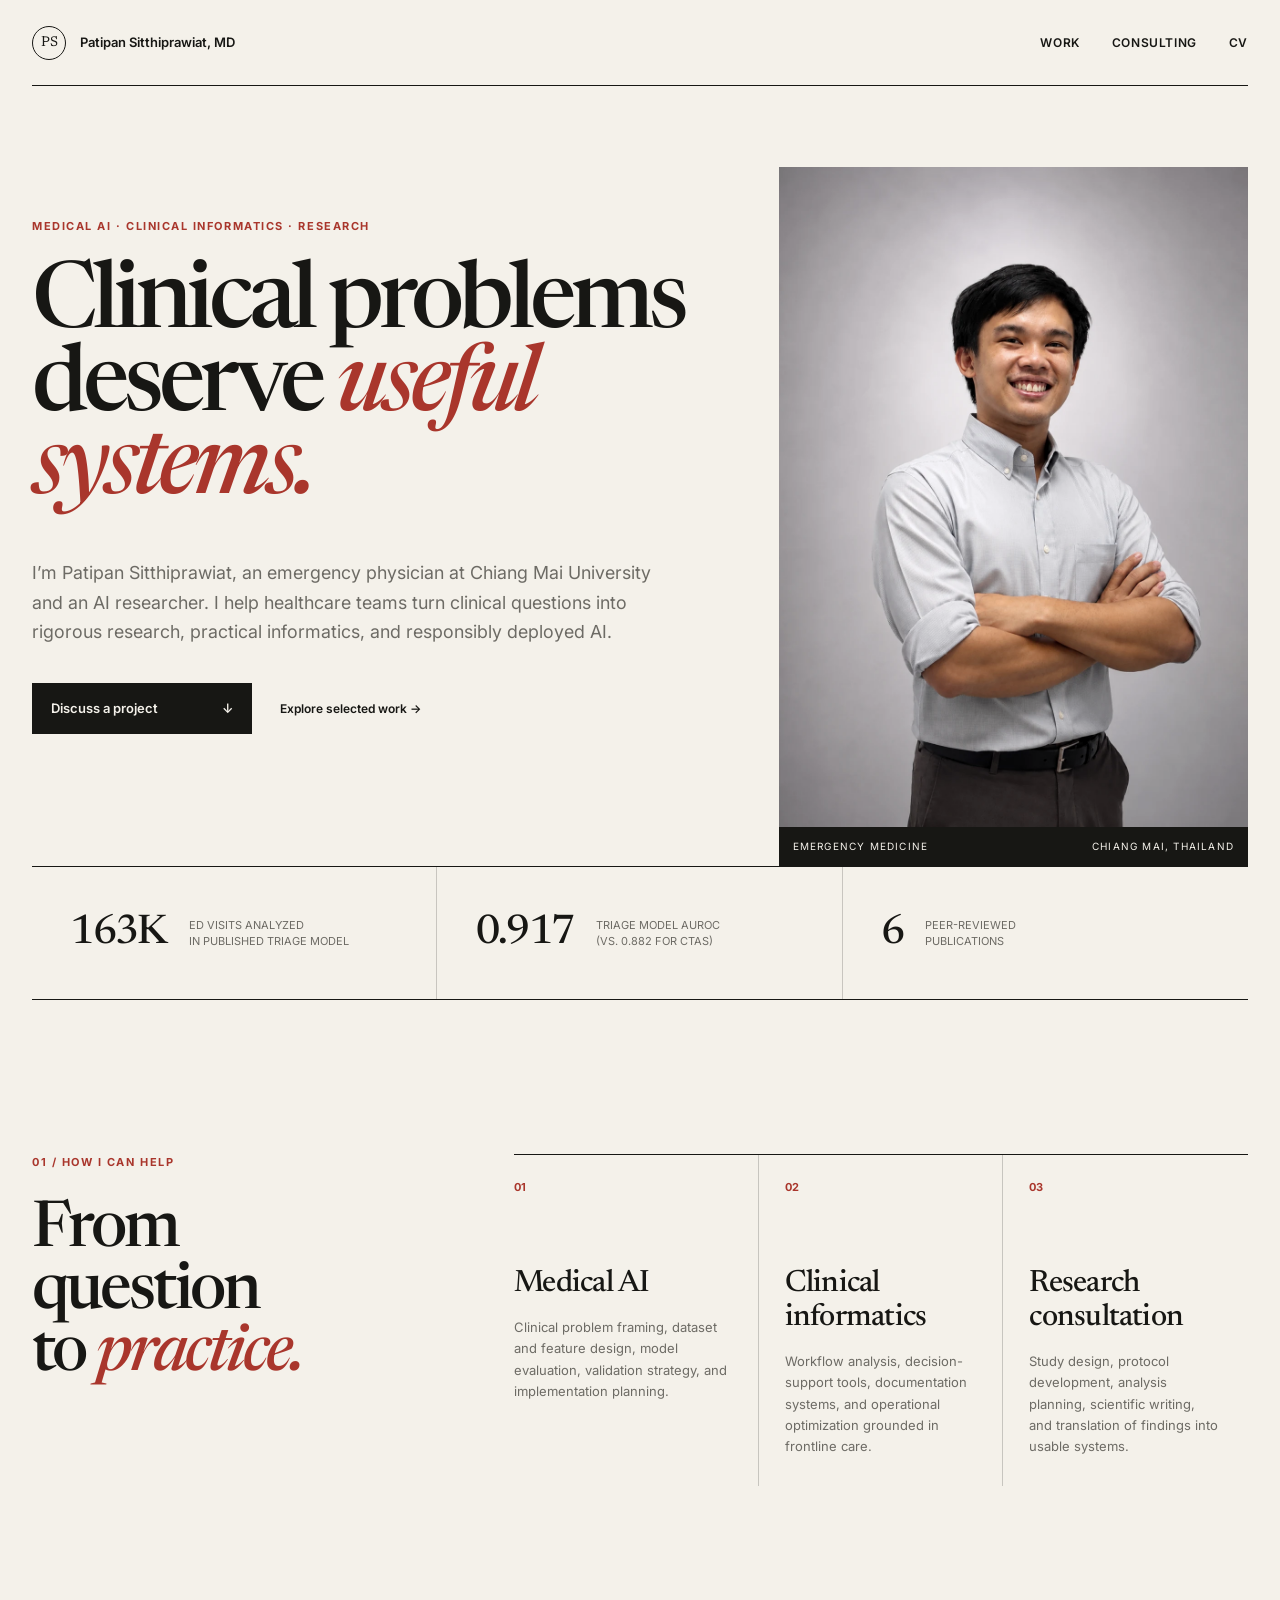
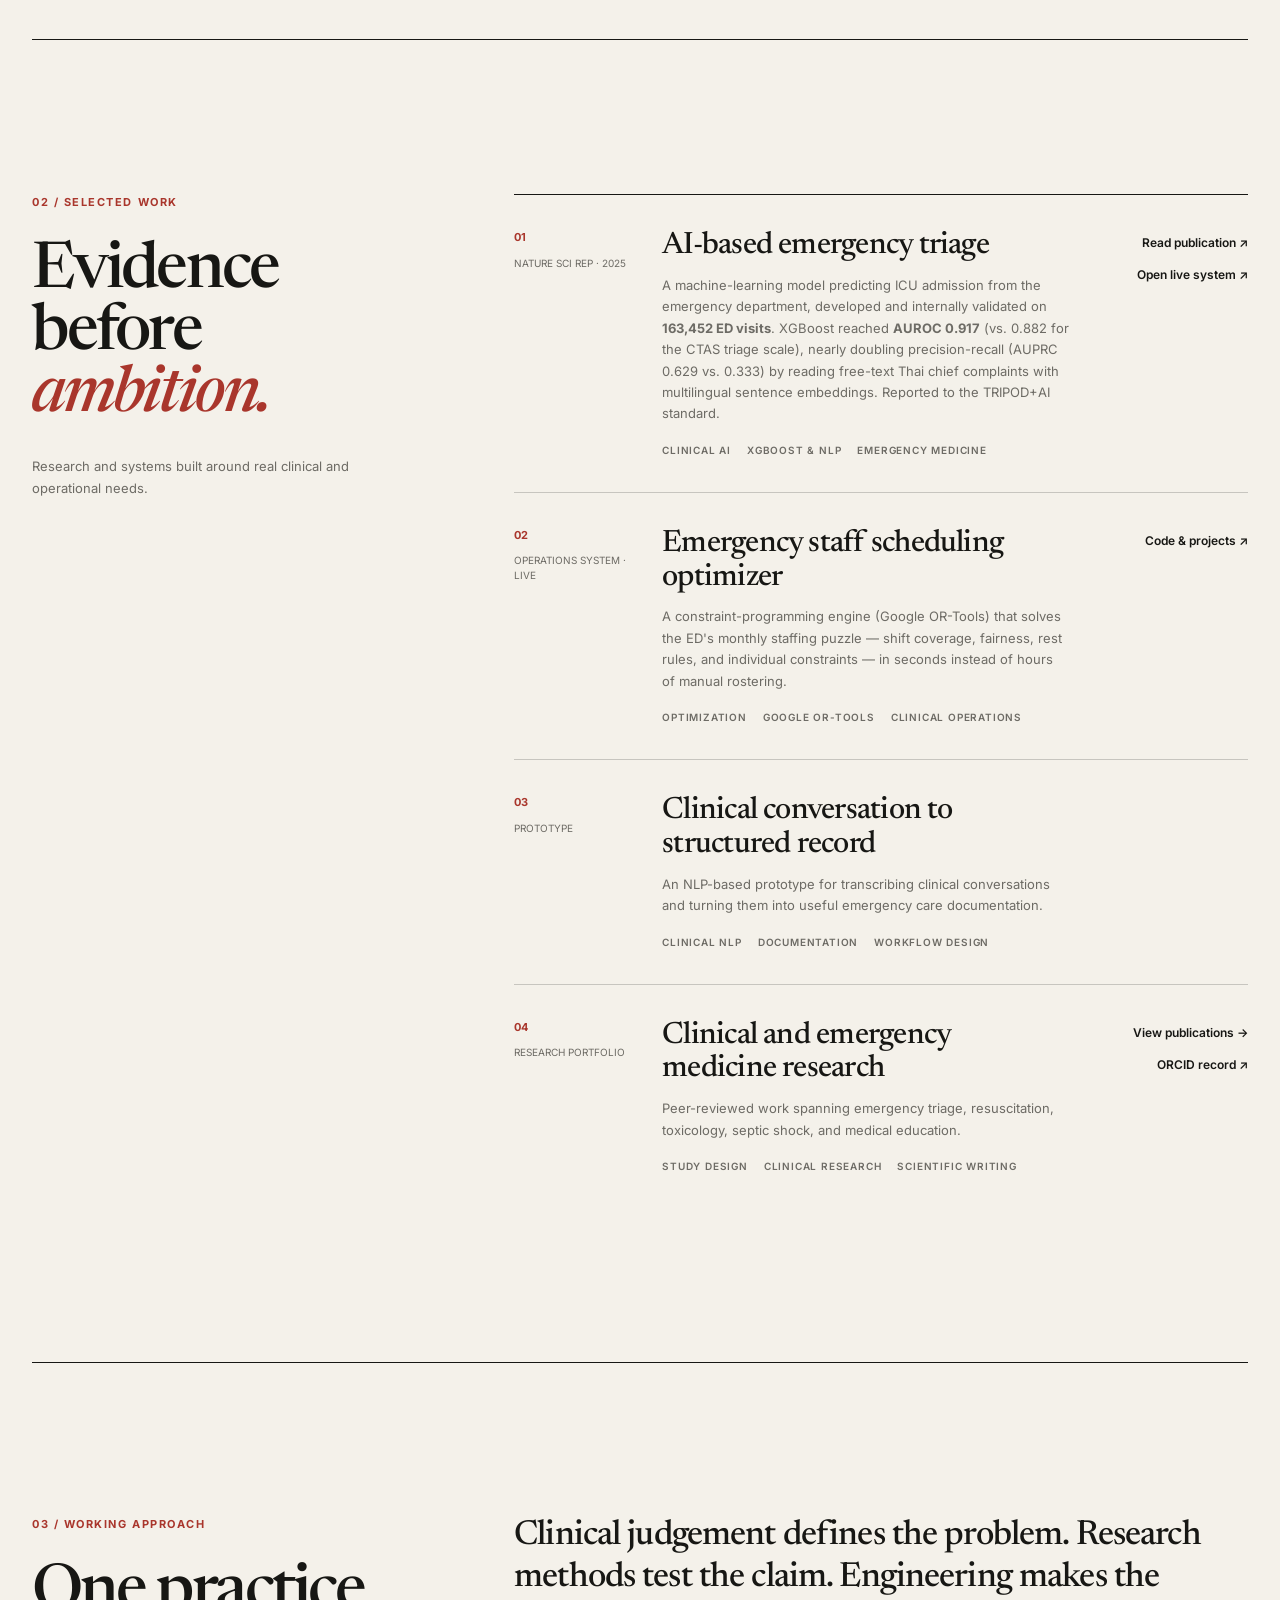
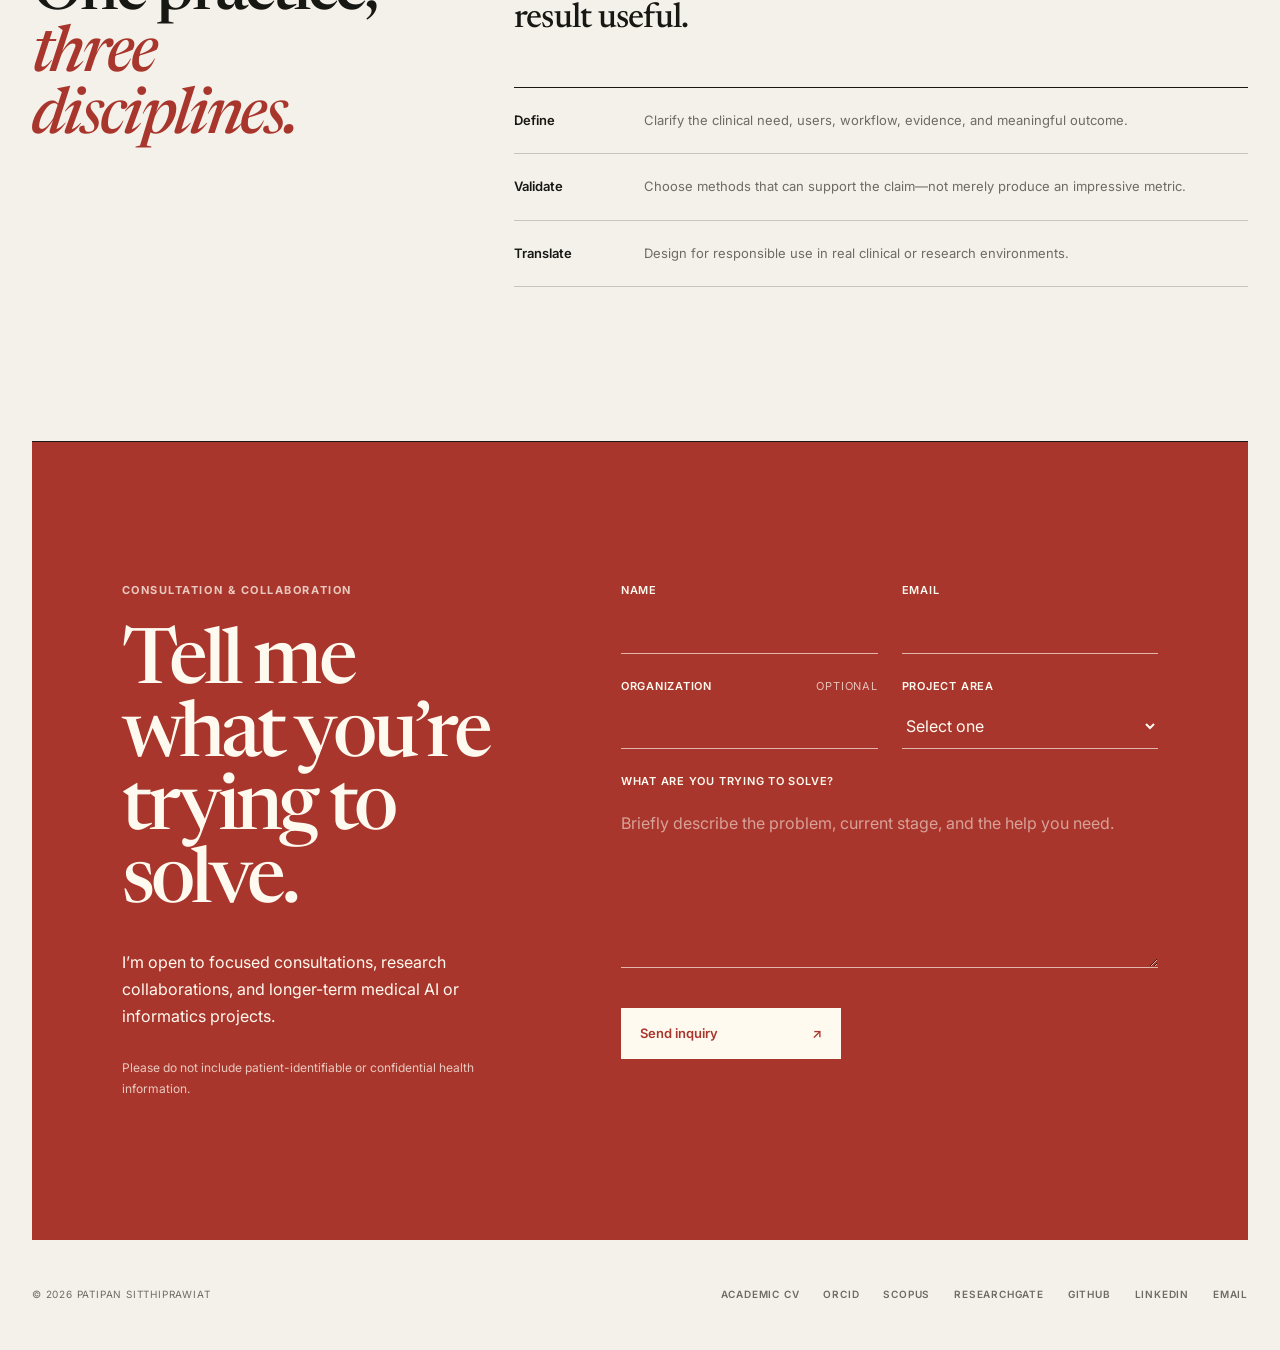
<file: index.html>
<!DOCTYPE html>
<html lang="en">
<head>
    <meta charset="UTF-8">
    <meta name="viewport" content="width=device-width, initial-scale=1.0">
    <meta name="description" content="Patipan Sitthiprawiat, MD — emergency physician and AI researcher at Chiang Mai University. Medical AI, clinical informatics, and research consultation for healthcare teams.">
    <meta name="author" content="Patipan Sitthiprawiat">
    <meta name="theme-color" content="#f4f1ea">
    <link rel="canonical" href="https://spatipan.github.io/">

    <meta property="og:title" content="Patipan Sitthiprawiat, MD — Medical AI &amp; Research Consultant">
    <meta property="og:description" content="Emergency physician and AI researcher. Clinical insight, research methods, and practical AI systems for healthcare teams.">
    <meta property="og:type" content="profile">
    <meta property="og:url" content="https://spatipan.github.io/">
    <meta property="og:image" content="https://spatipan.github.io/assets/images/portrait-studio.webp">
    <meta property="og:image:alt" content="Portrait of Patipan Sitthiprawiat, MD">
    <meta property="og:locale" content="en_US">

    <meta name="twitter:card" content="summary_large_image">
    <meta name="twitter:title" content="Patipan Sitthiprawiat, MD — Medical AI &amp; Research Consultant">
    <meta name="twitter:description" content="Emergency physician and AI researcher. Clinical insight, research methods, and practical AI systems for healthcare teams.">
    <meta name="twitter:image" content="https://spatipan.github.io/assets/images/portrait-studio.webp">

    <title>Patipan Sitthiprawiat, MD — Medical AI &amp; Research Consultant</title>

    <link rel="preconnect" href="https://fonts.googleapis.com">
    <link rel="preconnect" href="https://fonts.gstatic.com" crossorigin>
    <link href="https://fonts.googleapis.com/css2?family=Inter:wght@400;500;600;700&amp;family=Newsreader:opsz,wght@6..72,500;6..72,600&amp;display=swap" rel="stylesheet">
    <link rel="stylesheet" href="assets/css/editorial.css">

    <script type="application/ld+json">
    {
      "@context": "https://schema.org",
      "@type": "Person",
      "name": "Patipan Sitthiprawiat",
      "honorificSuffix": "MD",
      "jobTitle": "Emergency Physician & AI Researcher",
      "url": "https://spatipan.github.io/",
      "image": "https://spatipan.github.io/assets/images/portrait-studio.webp",
      "email": "mailto:patipan.s@cmu.ac.th",
      "worksFor": {
        "@type": "Organization",
        "name": "Department of Emergency Medicine, Faculty of Medicine, Chiang Mai University",
        "url": "https://www.cmu.ac.th/"
      },
      "affiliation": {
        "@type": "CollegeOrUniversity",
        "name": "Chiang Mai University"
      },
      "address": {
        "@type": "PostalAddress",
        "addressLocality": "Chiang Mai",
        "addressCountry": "TH"
      },
      "knowsAbout": [
        "Emergency Medicine",
        "Clinical Machine Learning",
        "Natural Language Processing",
        "Clinical Informatics",
        "Constraint Programming"
      ],
      "identifier": {
        "@type": "PropertyValue",
        "propertyID": "ORCID",
        "value": "0009-0000-2927-4310"
      },
      "sameAs": [
        "https://orcid.org/0009-0000-2927-4310",
        "https://github.com/spatipan",
        "https://www.linkedin.com/in/patipan-sitthiprawiat-14a41a20a/",
        "https://www.scopus.com/authid/detail.uri?authorId=57223017245",
        "https://www.researchgate.net/profile/Patipan-Sitthiprawiat"
      ]
    }
    </script>
</head>
<body>
    <a class="skip-link" href="#main">Skip to content</a>

    <div class="site">
        <header class="site-header">
            <a class="wordmark" href="#main" aria-label="Patipan Sitthiprawiat home">
                <span class="wordmark-mark">PS</span>
                <span>Patipan Sitthiprawiat, MD</span>
            </a>
            <nav class="site-nav" aria-label="Primary navigation">
                <a href="#work">Work</a>
                <a href="#consulting">Consulting</a>
                <a href="cv.html">CV</a>
            </nav>
        </header>

        <main id="main">
            <section class="hero" aria-labelledby="hero-title">
                <div class="hero-copy">
                    <p class="eyebrow">Medical AI · Clinical informatics · Research</p>
                    <h1 id="hero-title">Clinical problems deserve <em>useful systems.</em></h1>
                    <p class="hero-summary">I’m Patipan Sitthiprawiat, an emergency physician at Chiang Mai University and an AI researcher. I help healthcare teams turn clinical questions into rigorous research, practical informatics, and responsibly deployed AI.</p>
                    <div class="hero-actions">
                        <a class="primary-btn" href="#consulting">Discuss a project <span aria-hidden="true">↓</span></a>
                        <a class="text-link" href="#work">Explore selected work <span aria-hidden="true">→</span></a>
                    </div>
                </div>

                <figure class="portrait-frame">
                    <img class="profile-photo" src="assets/images/portrait-studio.webp" alt="Portrait of Patipan Sitthiprawiat" width="1086" height="1448" fetchpriority="high">
                    <figcaption>Emergency Medicine <span>Chiang Mai, Thailand</span></figcaption>
                </figure>
            </section>

            <section class="evidence" aria-label="Professional highlights">
                <div class="evidence-item">
                    <strong>163K</strong>
                    <span>ED visits analyzed<br>in published triage model</span>
                </div>
                <div class="evidence-item">
                    <strong>0.917</strong>
                    <span>Triage model AUROC<br>(vs. 0.882 for CTAS)</span>
                </div>
                <div class="evidence-item">
                    <strong>6</strong>
                    <span>Peer-reviewed<br>publications</span>
                </div>
            </section>

            <section class="section services-section" aria-labelledby="services-title">
                <div class="section-heading">
                    <p class="section-index">01 / How I can help</p>
                    <h2 id="services-title">From question<br>to <em>practice.</em></h2>
                </div>
                <div class="section-body services-grid">
                    <article class="service-card">
                        <p class="service-number">01</p>
                        <h3>Medical AI</h3>
                        <p>Clinical problem framing, dataset and feature design, model evaluation, validation strategy, and implementation planning.</p>
                    </article>
                    <article class="service-card">
                        <p class="service-number">02</p>
                        <h3>Clinical informatics</h3>
                        <p>Workflow analysis, decision-support tools, documentation systems, and operational optimization grounded in frontline care.</p>
                    </article>
                    <article class="service-card">
                        <p class="service-number">03</p>
                        <h3>Research consultation</h3>
                        <p>Study design, protocol development, analysis planning, scientific writing, and translation of findings into usable systems.</p>
                    </article>
                </div>
            </section>

            <section id="work" class="section work-section" aria-labelledby="work-title">
                <div class="section-heading">
                    <p class="section-index">02 / Selected work</p>
                    <h2 id="work-title">Evidence before<br><em>ambition.</em></h2>
                    <p>Research and systems built around real clinical and operational needs.</p>
                </div>
                <div class="section-body projects-list">
                    <article class="project-card project-featured">
                        <div class="project-meta">
                            <p class="project-number">01</p>
                            <p class="project-status">Nature Sci Rep · 2025</p>
                        </div>
                        <div>
                            <h3>AI-based emergency triage</h3>
                            <p>A machine-learning model predicting ICU admission from the emergency department, developed and internally validated on <strong>163,452 ED visits</strong>. XGBoost reached <strong>AUROC 0.917</strong> (vs. 0.882 for the CTAS triage scale), nearly doubling precision-recall (AUPRC 0.629 vs. 0.333) by reading free-text Thai chief complaints with multilingual sentence embeddings. Reported to the TRIPOD+AI standard.</p>
                            <ul class="project-tags" aria-label="Project disciplines">
                                <li>Clinical AI</li><li>XGBoost &amp; NLP</li><li>Emergency medicine</li>
                            </ul>
                        </div>
                        <div class="project-links">
                            <a href="https://doi.org/10.1038/s41598-025-17180-1" target="_blank" rel="noopener">Read publication <span aria-hidden="true">↗</span></a>
                            <a href="https://triage.spatipan.com" target="_blank" rel="noopener">Open live system <span aria-hidden="true">↗</span></a>
                        </div>
                    </article>

                    <article class="project-card">
                        <div class="project-meta">
                            <p class="project-number">02</p>
                            <p class="project-status">Operations system · Live</p>
                        </div>
                        <div>
                            <h3>Emergency staff scheduling optimizer</h3>
                            <p>A constraint-programming engine (Google OR-Tools) that solves the ED's monthly staffing puzzle — shift coverage, fairness, rest rules, and individual constraints — in seconds instead of hours of manual rostering.</p>
                            <ul class="project-tags" aria-label="Project disciplines">
                                <li>Optimization</li><li>Google OR-Tools</li><li>Clinical operations</li>
                            </ul>
                        </div>
                        <div class="project-links">
                            <a href="https://github.com/spatipan" target="_blank" rel="noopener">Code &amp; projects <span aria-hidden="true">↗</span></a>
                        </div>
                    </article>

                    <article class="project-card">
                        <div class="project-meta">
                            <p class="project-number">03</p>
                            <p class="project-status">Prototype</p>
                        </div>
                        <div>
                            <h3>Clinical conversation to structured record</h3>
                            <p>An NLP-based prototype for transcribing clinical conversations and turning them into useful emergency care documentation.</p>
                            <ul class="project-tags" aria-label="Project disciplines">
                                <li>Clinical NLP</li><li>Documentation</li><li>Workflow design</li>
                            </ul>
                        </div>
                    </article>

                    <article class="project-card">
                        <div class="project-meta">
                            <p class="project-number">04</p>
                            <p class="project-status">Research portfolio</p>
                        </div>
                        <div>
                            <h3>Clinical and emergency medicine research</h3>
                            <p>Peer-reviewed work spanning emergency triage, resuscitation, toxicology, septic shock, and medical education.</p>
                            <ul class="project-tags" aria-label="Project disciplines">
                                <li>Study design</li><li>Clinical research</li><li>Scientific writing</li>
                            </ul>
                        </div>
                        <div class="project-links">
                            <a href="cv.html#publications">View publications <span aria-hidden="true">→</span></a>
                            <a href="https://orcid.org/0009-0000-2927-4310" target="_blank" rel="noopener">ORCID record <span aria-hidden="true">↗</span></a>
                        </div>
                    </article>
                </div>
            </section>

            <section class="section approach-section" aria-labelledby="approach-title">
                <div class="section-heading">
                    <p class="section-index">03 / Working approach</p>
                    <h2 id="approach-title">One practice,<br><em>three disciplines.</em></h2>
                </div>
                <div class="section-body">
                    <p class="approach-intro">Clinical judgement defines the problem. Research methods test the claim. Engineering makes the result useful.</p>
                    <ol class="approach-list">
                        <li><span>Define</span>Clarify the clinical need, users, workflow, evidence, and meaningful outcome.</li>
                        <li><span>Validate</span>Choose methods that can support the claim—not merely produce an impressive metric.</li>
                        <li><span>Translate</span>Design for responsible use in real clinical or research environments.</li>
                    </ol>
                </div>
            </section>

            <section id="consulting" class="consulting-section" aria-labelledby="consulting-title">
                <div class="consulting-copy">
                    <p class="eyebrow">Consultation &amp; collaboration</p>
                    <h2 id="consulting-title">Tell me what you’re trying to solve.</h2>
                    <p>I’m open to focused consultations, research collaborations, and longer-term medical AI or informatics projects.</p>
                    <p class="form-note">Please do not include patient-identifiable or confidential health information.</p>
                </div>

                <form class="consultation-form" action="https://formsubmit.co/patipan120897@gmail.com" method="POST">
                    <input type="hidden" name="_subject" value="New consultation inquiry from spatipan.github.io">
                    <input type="hidden" name="_template" value="table">
                    <input type="hidden" name="_next" value="https://spatipan.github.io/thanks.html">
                    <input type="text" name="_honey" class="honeypot" tabindex="-1" autocomplete="off" aria-hidden="true">

                    <div class="form-row">
                        <label>
                            <span>Name</span>
                            <input type="text" name="name" autocomplete="name" required>
                        </label>
                        <label>
                            <span>Email</span>
                            <input type="email" name="email" autocomplete="email" required>
                        </label>
                    </div>
                    <div class="form-row">
                        <label>
                            <span>Organization <small>Optional</small></span>
                            <input type="text" name="organization" autocomplete="organization">
                        </label>
                        <label>
                            <span>Project area</span>
                            <select name="project_area" required>
                                <option value="" selected disabled>Select one</option>
                                <option>Medical AI</option>
                                <option>Clinical informatics</option>
                                <option>Research consultation</option>
                                <option>Speaking or teaching</option>
                                <option>Other collaboration</option>
                            </select>
                        </label>
                    </div>
                    <label>
                        <span>What are you trying to solve?</span>
                        <textarea name="project_details" rows="6" placeholder="Briefly describe the problem, current stage, and the help you need." required></textarea>
                    </label>
                    <button class="submit-btn" type="submit">Send inquiry <span aria-hidden="true">↗</span></button>
                </form>
            </section>
        </main>

        <footer class="footer">
            <p>© 2026 Patipan Sitthiprawiat</p>
            <div class="footer-links">
                <a href="cv.html">Academic CV</a>
                <a href="https://orcid.org/0009-0000-2927-4310" target="_blank" rel="noopener">ORCID</a>
                <a href="https://www.scopus.com/authid/detail.uri?authorId=57223017245" target="_blank" rel="noopener">Scopus</a>
                <a href="https://www.researchgate.net/profile/Patipan-Sitthiprawiat" target="_blank" rel="noopener">ResearchGate</a>
                <a href="https://github.com/spatipan" target="_blank" rel="noopener">GitHub</a>
                <a href="https://www.linkedin.com/in/patipan-sitthiprawiat-14a41a20a/" target="_blank" rel="noopener">LinkedIn</a>
                <a href="mailto:patipan.s@cmu.ac.th">Email</a>
            </div>
        </footer>
    </div>
</body>
</html>
</file>
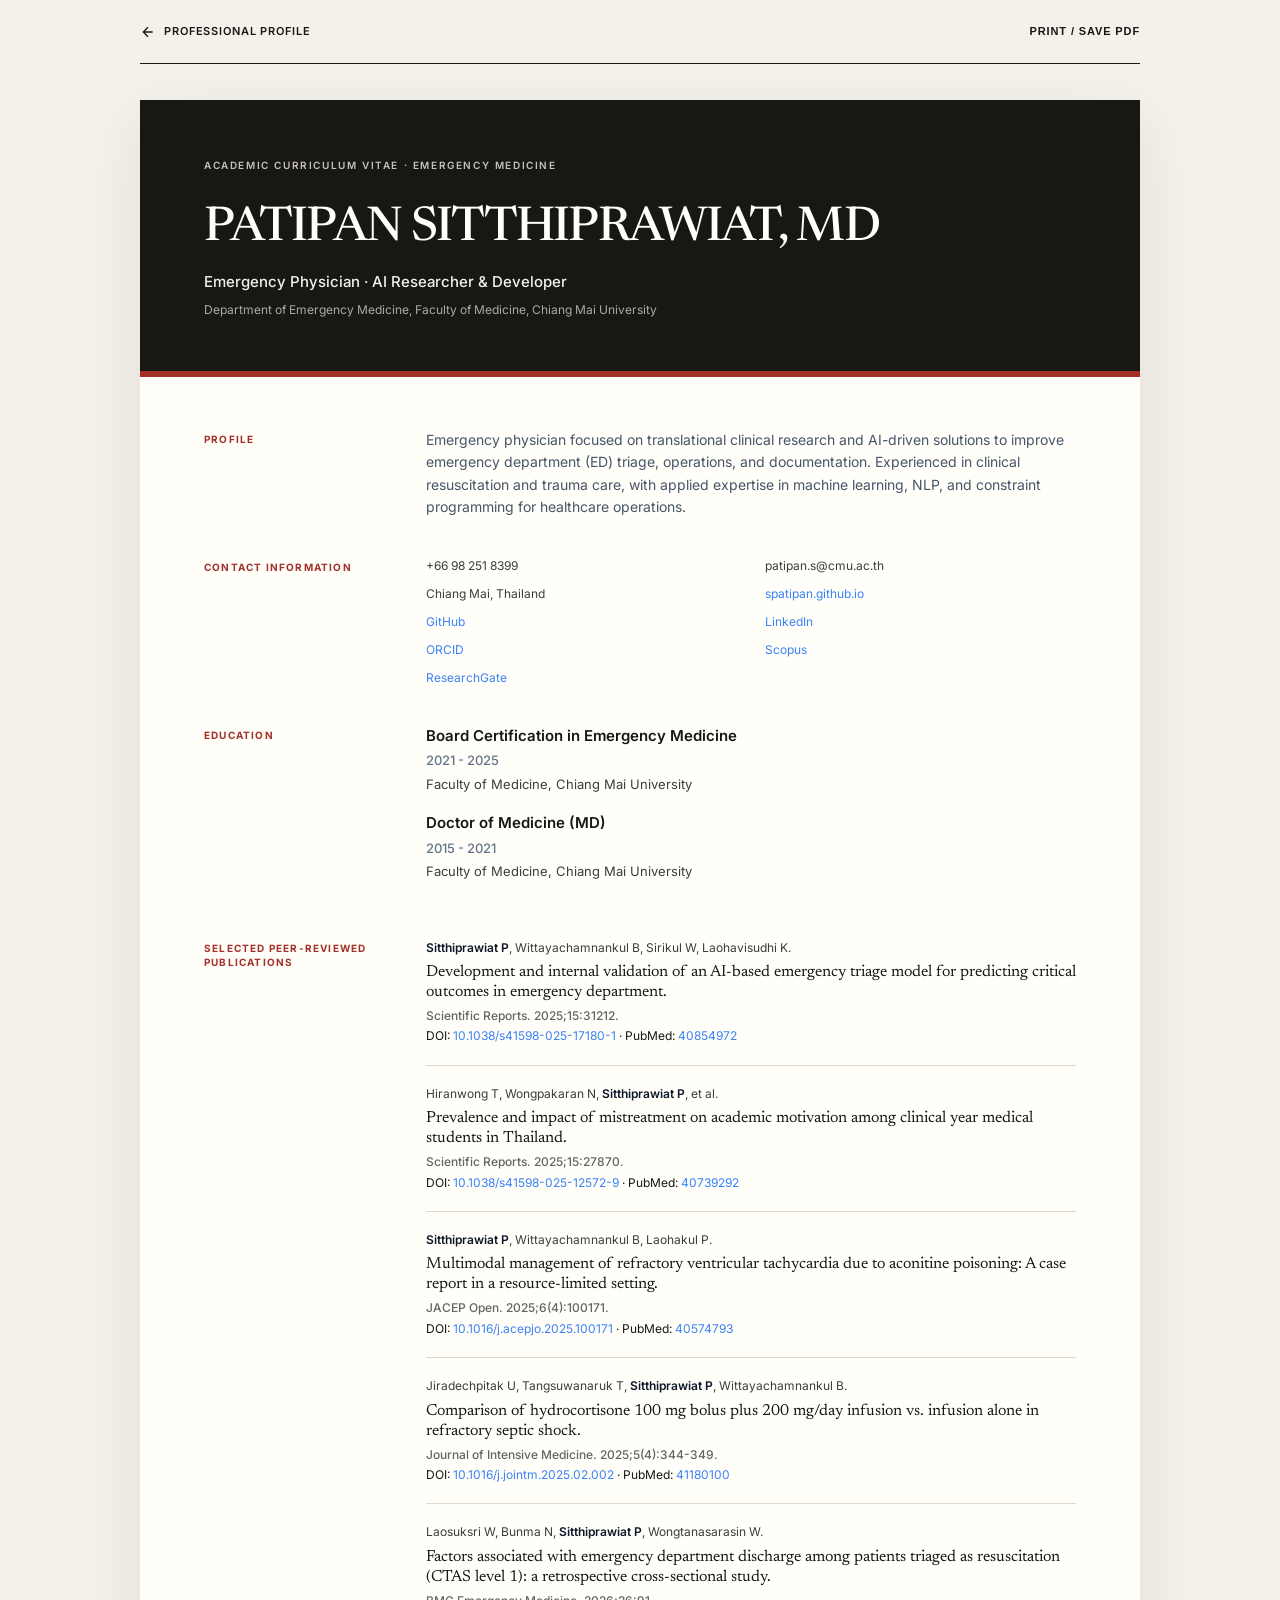
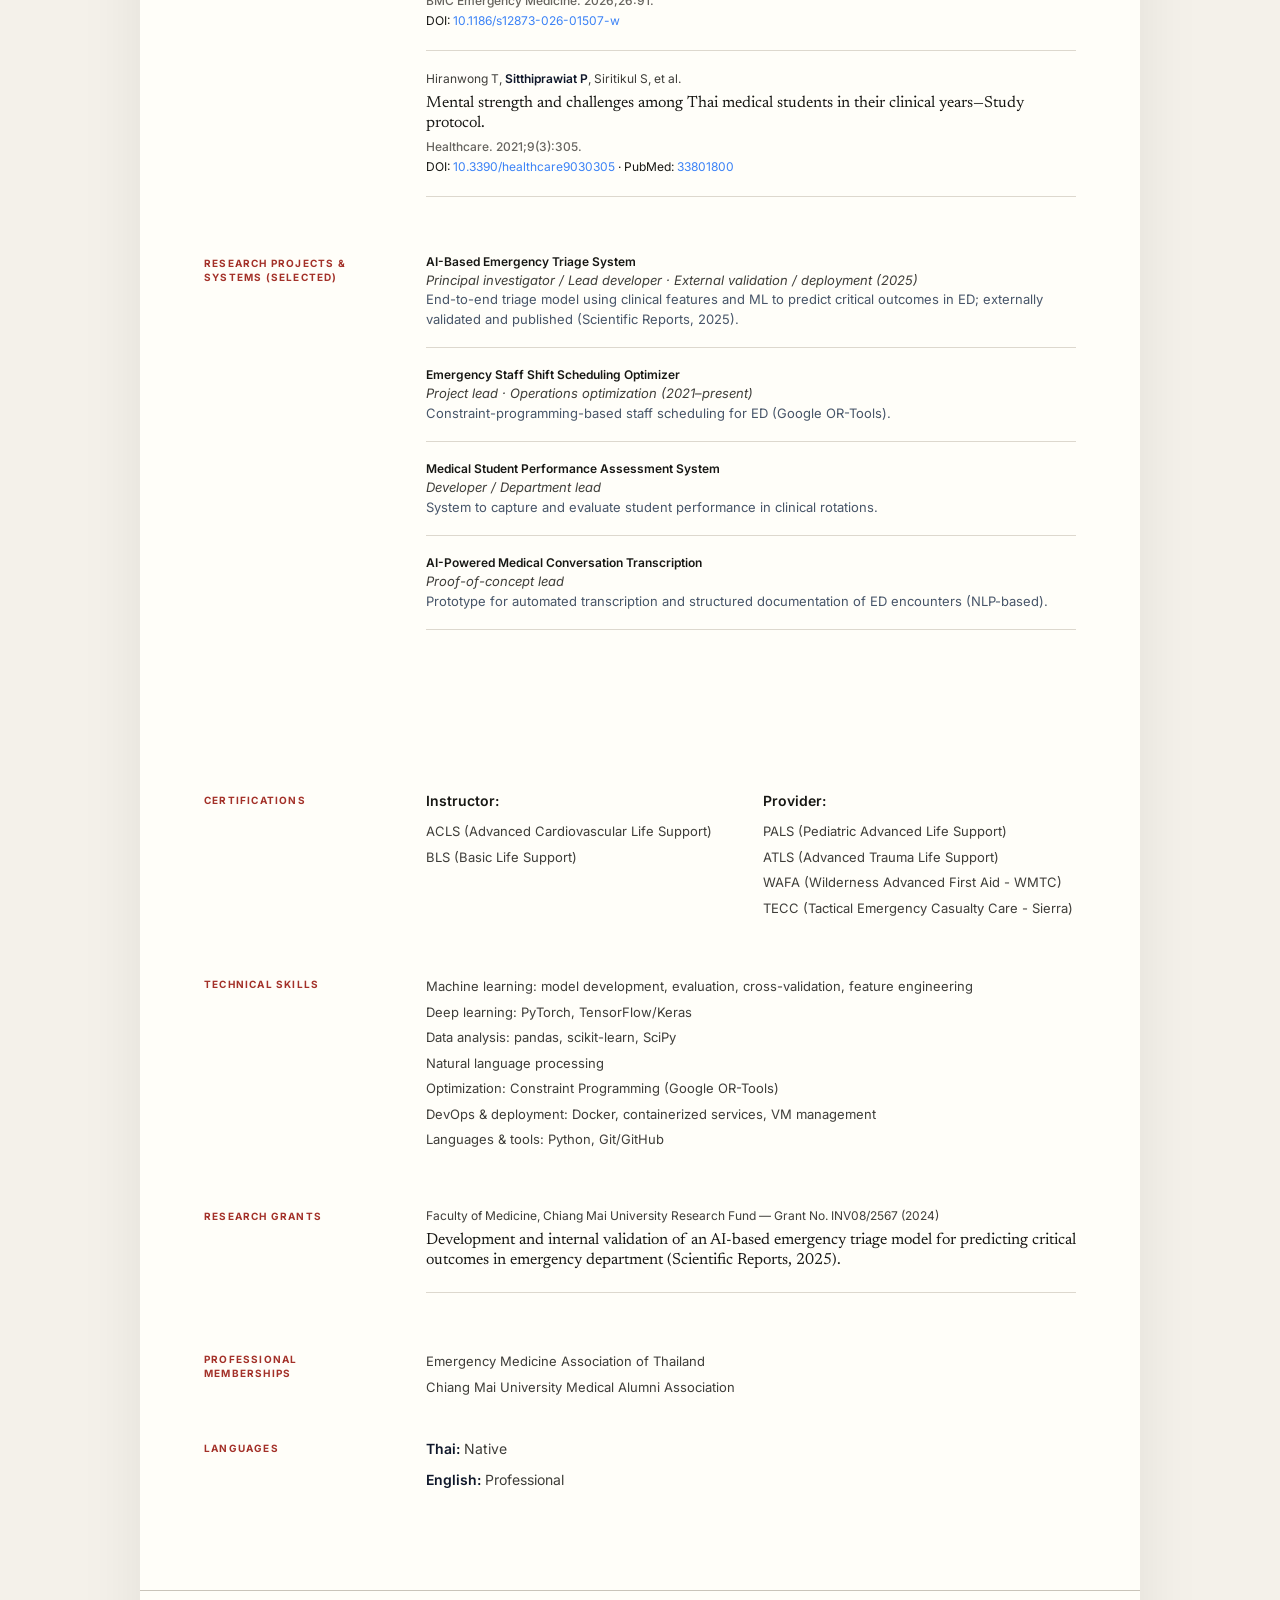
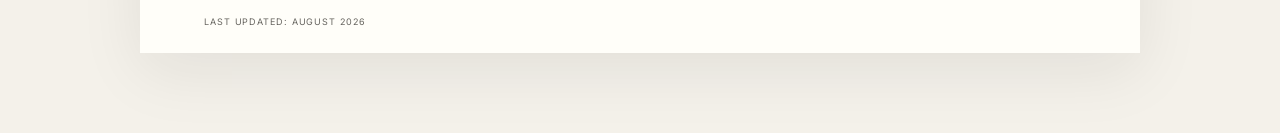
<file: cv.html>
<!DOCTYPE html>
<html lang="en">
<head>
    <meta charset="UTF-8">
    <meta name="viewport" content="width=device-width, initial-scale=1.0">
    <title>Patipan Sitthiprawiat, MD - Curriculum Vitae</title>
    <style>
        @media print {
            body { margin: 0; padding: 0; }
            .page-break { page-break-after: always; }
            @page { margin: 1.5cm; }
        }
        
        * {
            margin: 0;
            padding: 0;
            box-sizing: border-box;
        }
        
        body {
            font-family: -apple-system, BlinkMacSystemFont, 'Inter', 'Segoe UI', sans-serif;
            line-height: 1.5;
            color: #1a1a1a;
            background: #fafafa;
            padding: 20px;
        }

        .container {
            max-width: 21cm;
            margin: 0 auto;
            background: white;
            box-shadow: 0 1px 3px rgba(0,0,0,0.08);
        }

        .header {
            background: #1e293b;
            color: white;
            padding: 50px 50px 40px;
            text-align: center;
            border-bottom: 2px solid #0f172a;
        }
        
        .header h1 {
            font-size: 28px;
            font-weight: 600;
            margin-bottom: 8px;
            letter-spacing: 0.5px;
        }

        .header .subtitle {
            font-size: 16px;
            font-weight: 400;
            margin-bottom: 4px;
            opacity: 0.95;
        }

        .header .institution {
            font-size: 13px;
            font-weight: 300;
            opacity: 0.85;
        }
        
        .content {
            padding: 40px 50px;
        }
        
        .section {
            margin-bottom: 35px;
        }
        
        .section-title {
            font-size: 16px;
            font-weight: 600;
            color: #0f172a;
            border-bottom: 1px solid #e2e8f0;
            padding-bottom: 6px;
            margin-bottom: 16px;
            text-transform: uppercase;
            letter-spacing: 1px;
        }
        
        .contact-grid {
            display: grid;
            grid-template-columns: repeat(3, 1fr);
            gap: 15px;
            margin-bottom: 30px;
        }
        
        .contact-item {
            display: flex;
            align-items: center;
            gap: 8px;
            font-size: 14px;
        }
        
        .contact-icon {
            font-weight: bold;
            color: #64748b;
        }
        
        .education-item, .publication-item, .cert-item {
            margin-bottom: 20px;
        }
        
        .education-title {
            font-weight: 600;
            font-size: 15px;
            color: #0f172a;
            margin-bottom: 4px;
        }

        .education-date {
            font-weight: 500;
            color: #64748b;
            font-size: 13px;
            margin-bottom: 4px;
        }

        .education-details {
            color: #475569;
            font-size: 13px;
            line-height: 1.5;
        }
        
        .publication-item {
            font-size: 13px;
            line-height: 1.7;
            padding-left: 15px;
            position: relative;
            margin-bottom: 15px;
        }
        
        .publication-item:before {
            content: "▪";
            position: absolute;
            left: 0;
            color: #94a3b8;
            font-size: 14px;
        }

        .authors {
            color: #475569;
        }

        .author-highlight {
            font-weight: 600;
            color: #0f172a;
        }

        .publication-title {
            font-style: italic;
            margin: 3px 0;
        }

        .journal {
            font-weight: 500;
            color: #64748b;
        }
        
        .skills-grid {
            display: grid;
            grid-template-columns: repeat(2, 1fr);
            gap: 20px;
        }
        
        .skill-category {
            margin-bottom: 15px;
        }
        
        .skill-category-title {
            font-weight: 600;
            color: #0f172a;
            margin-bottom: 8px;
            font-size: 14px;
        }

        .skill-list {
            list-style: none;
        }

        .skill-list li {
            padding: 3px 0;
            padding-left: 15px;
            position: relative;
            font-size: 13px;
        }

        .skill-list li:before {
            content: "•";
            position: absolute;
            left: 0;
            color: #94a3b8;
        }
        
        .cert-grid {
            display: grid;
            grid-template-columns: repeat(2, 1fr);
            gap: 15px;
        }
        
        .cert-category {
            margin-bottom: 15px;
        }
        
        .cert-category-title {
            font-weight: 600;
            color: #0f172a;
            margin-bottom: 8px;
            font-size: 14px;
        }

        .cert-list {
            list-style: none;
        }

        .cert-list li {
            padding: 3px 0;
            padding-left: 15px;
            position: relative;
            font-size: 13px;
        }

        .cert-list li:before {
            content: "✓";
            position: absolute;
            left: 0;
            color: #94a3b8;
            font-weight: normal;
        }
        
        .research-item {
            margin-bottom: 12px;
            padding-left: 15px;
            position: relative;
            font-size: 14px;
        }
        
        .research-item:before {
            content: "•";
            position: absolute;
            left: 0;
            color: #94a3b8;
            font-size: 14px;
        }

        .project-title {
            font-weight: 600;
            color: #0f172a;
        }

        .project-role {
            color: #64748b;
            font-size: 13px;
            font-style: italic;
        }
        
        .language-item {
            display: inline-block;
            margin-right: 30px;
            margin-bottom: 10px;
            font-size: 14px;
        }
        
        .language-name {
            font-weight: 600;
            color: #0f172a;
        }

        .honors-list {
            list-style: none;
        }

        .honors-list li {
            padding: 4px 0;
            padding-left: 15px;
            position: relative;
            font-size: 13px;
        }

        .honors-list li:before {
            content: "•";
            position: absolute;
            left: 0;
            color: #94a3b8;
        }

        .footer {
            text-align: center;
            padding: 20px;
            background: #f8fafc;
            color: #64748b;
            font-size: 11px;
            border-top: 1px solid #e2e8f0;
        }

        /* Link styles */
        a {
            color: #3b82f6;
            text-decoration: none;
            word-break: break-word;
        }

        a:hover {
            text-decoration: underline;
        }

        /* Mobile Responsive Styles */
        @media screen and (max-width: 768px) {
            body {
                padding: 0;
                background: white;
            }

            .container {
                max-width: 100%;
                box-shadow: none;
            }

            .header {
                padding: 30px 20px 25px;
            }

            .header h1 {
                font-size: 22px;
                margin-bottom: 6px;
            }

            .header .subtitle {
                font-size: 14px;
            }

            .header .institution {
                font-size: 12px;
            }

            .content {
                padding: 25px 20px;
            }

            .section {
                margin-bottom: 28px;
            }

            .section-title {
                font-size: 14px;
                padding-bottom: 5px;
                margin-bottom: 14px;
            }

            /* Contact Grid - Stack on mobile */
            .contact-grid {
                grid-template-columns: 1fr;
                gap: 12px;
                margin-bottom: 25px;
            }

            .contact-item {
                font-size: 13px;
            }

            /* Education Items */
            .education-item {
                margin-bottom: 18px;
            }

            .education-title {
                font-size: 14px;
            }

            .education-date,
            .education-details {
                font-size: 12px;
            }

            /* Publications */
            .publication-item {
                font-size: 12px;
                line-height: 1.6;
                padding-left: 12px;
                margin-bottom: 14px;
            }

            .publication-item:before {
                font-size: 12px;
            }

            /* Skills Grid - Stack on mobile */
            .skills-grid {
                grid-template-columns: 1fr;
                gap: 15px;
            }

            .skill-category {
                margin-bottom: 12px;
            }

            .skill-category-title {
                font-size: 13px;
                margin-bottom: 6px;
            }

            .skill-list li {
                font-size: 12px;
                padding: 2px 0;
                padding-left: 12px;
            }

            /* Certifications Grid - Stack on mobile */
            .cert-grid {
                grid-template-columns: 1fr;
                gap: 12px;
            }

            .cert-category {
                margin-bottom: 12px;
            }

            .cert-category-title {
                font-size: 13px;
                margin-bottom: 6px;
            }

            .cert-list li {
                font-size: 12px;
                padding: 2px 0;
                padding-left: 12px;
            }

            /* Research/Project Items */
            .research-item {
                font-size: 13px;
                padding-left: 12px;
                margin-bottom: 10px;
            }

            .research-item:before {
                font-size: 12px;
            }

            .project-role {
                font-size: 12px;
            }

            /* Language Items */
            .language-item {
                display: block;
                margin-right: 0;
                margin-bottom: 8px;
                font-size: 13px;
            }

            /* Honors List */
            .honors-list li {
                font-size: 12px;
                padding: 3px 0;
                padding-left: 12px;
            }

            /* Footer */
            .footer {
                padding: 15px;
                font-size: 10px;
            }

            /* Page Break - Disable on mobile */
            .page-break {
                display: none;
            }

            /* Links - Better touch targets and word wrap */
            a {
                word-break: break-word;
                overflow-wrap: break-word;
            }

            /* Profile section improvements */
            .section p {
                font-size: 13px;
                line-height: 1.5;
            }

            /* Project descriptions - Better spacing on mobile */
            .research-item span[style*="font-size: 13px"] {
                display: block;
                margin-top: 4px;
            }

            .research-item span[style*="font-size: 12px"] {
                display: block;
                margin-top: 4px;
            }
        }

        /* Extra small screens (phones < 375px) */
        @media screen and (max-width: 374px) {
            .header {
                padding: 25px 15px 20px;
            }

            .header h1 {
                font-size: 20px;
            }

            .header .subtitle {
                font-size: 13px;
            }

            .header .institution {
                font-size: 11px;
            }

            .content {
                padding: 20px 15px;
            }

            .section-title {
                font-size: 13px;
            }

            .contact-item {
                font-size: 12px;
            }

            .publication-item,
            .education-details,
            .skill-list li,
            .cert-list li {
                font-size: 11px;
            }
        }

        /* Tablet landscape (769px - 1024px) */
        @media screen and (min-width: 769px) and (max-width: 1024px) {
            .content {
                padding: 35px 40px;
            }

            .contact-grid {
                grid-template-columns: repeat(2, 1fr);
            }

            .skills-grid {
                grid-template-columns: repeat(2, 1fr);
            }

            .cert-grid {
                grid-template-columns: repeat(2, 1fr);
            }
        }

        /* Back Navigation Button */
        .back-nav {
            position: sticky;
            top: 0;
            z-index: 100;
            background: rgba(255, 255, 255, 0.98);
            backdrop-filter: blur(10px);
            border-bottom: 1px solid #e2e8f0;
            padding: 12px 20px;
            display: none;
        }

        .back-nav a {
            display: inline-flex;
            align-items: center;
            gap: 8px;
            color: #3b82f6;
            text-decoration: none;
            font-size: 14px;
            font-weight: 500;
            transition: color 0.2s;
        }

        .back-nav a:hover {
            color: #2563eb;
        }

        .back-nav a svg {
            width: 20px;
            height: 20px;
        }

        @media screen and (max-width: 768px) {
            .back-nav {
                display: block;
            }
        }
    </style>
    <link rel="preconnect" href="https://fonts.googleapis.com">
    <link rel="preconnect" href="https://fonts.gstatic.com" crossorigin>
    <link href="https://fonts.googleapis.com/css2?family=Inter:wght@400;500;600;700&family=Newsreader:opsz,wght@6..72,500;6..72,600&display=swap" rel="stylesheet">
    <link rel="stylesheet" href="assets/css/cv-editorial.css">
</head>
<body>
    <nav class="back-nav" aria-label="Document actions">
        <a href="index.html">
            <svg viewBox="0 0 24 24" fill="none" stroke="currentColor" stroke-width="2" aria-hidden="true">
                <path d="M19 12H5M12 19l-7-7 7-7"/>
            </svg>
            Professional profile
        </a>
        <button class="print-button" type="button" onclick="window.print()">Print / save PDF</button>
    </nav>

    <div class="container">
        <!-- Header -->
        <div class="header">
            <div class="header-kicker">Academic curriculum vitae · Emergency Medicine</div>
            <h1>PATIPAN SITTHIPRAWIAT, MD</h1>
            <div class="subtitle">Emergency Physician · AI Researcher & Developer</div>
            <div class="institution">Department of Emergency Medicine, Faculty of Medicine, Chiang Mai University</div>
        </div>
        
        <!-- Content -->
        <div class="content">
            <!-- Profile -->
            <div class="section">
                <div class="section-title">Profile</div>
                <p style="font-size: 14px; line-height: 1.6; color: #475569;">
                    Emergency physician focused on translational clinical research and AI-driven solutions to improve emergency department (ED) triage, operations, and documentation. Experienced in clinical resuscitation and trauma care, with applied expertise in machine learning, NLP, and constraint programming for healthcare operations.
                </p>
            </div>

            <!-- Contact Information -->
            <div class="section">
                <div class="section-title">Contact Information</div>
                <div class="contact-grid">
                    <div class="contact-item">
                        <span class="contact-icon">📞</span>
                        <span>+66 98 251 8399</span>
                    </div>
                    <div class="contact-item">
                        <span class="contact-icon">✉</span>
                        <span>patipan.s@cmu.ac.th</span>
                    </div>
                    <div class="contact-item">
                        <span class="contact-icon">🏠</span>
                        <span>Chiang Mai, Thailand</span>
                    </div>
                    <div class="contact-item">
                        <span class="contact-icon">🌐</span>
                        <a href="https://spatipan.github.io" target="_blank" style="color: #3b82f6; text-decoration: none;">spatipan.github.io</a>
                    </div>
                    <div class="contact-item">
                        <span class="contact-icon">💻</span>
                        <a href="https://github.com/spatipan" target="_blank" style="color: #3b82f6; text-decoration: none;">GitHub</a>
                    </div>
                    <div class="contact-item">
                        <span class="contact-icon">💼</span>
                        <a href="https://www.linkedin.com/in/patipan-sitthiprawiat-14a41a20a/" target="_blank" style="color: #3b82f6; text-decoration: none;">LinkedIn</a>
                    </div>
                    <div class="contact-item">
                        <span class="contact-icon">🔬</span>
                        <a href="https://orcid.org/0009-0000-2927-4310" target="_blank" style="color: #3b82f6; text-decoration: none;">ORCID</a>
                    </div>
                    <div class="contact-item">
                        <span class="contact-icon">📊</span>
                        <a href="https://www.scopus.com/authid/detail.uri?authorId=57223017245" target="_blank" style="color: #3b82f6; text-decoration: none;">Scopus</a>
                    </div>
                    <div class="contact-item">
                        <span class="contact-icon">📚</span>
                        <a href="https://www.researchgate.net/profile/Patipan-Sitthiprawiat" target="_blank" style="color: #3b82f6; text-decoration: none;">ResearchGate</a>
                    </div>
                </div>
            </div>
            
            <!-- Education -->
            <div class="section">
                <div class="section-title">Education</div>
                
                <div class="education-item">
                    <div class="education-title">Board Certification in Emergency Medicine</div>
                    <div class="education-date">2021 - 2025</div>
                    <div class="education-details">
                        Faculty of Medicine, Chiang Mai University
                    </div>
                </div>

                <div class="education-item">
                    <div class="education-title">Doctor of Medicine (MD)</div>
                    <div class="education-date">2015 - 2021</div>
                    <div class="education-details">
                        Faculty of Medicine, Chiang Mai University
                    </div>
                </div>
            </div>
            
            <!-- Peer-Reviewed Publications -->
            <div id="publications" class="section">
                <div class="section-title">Selected Peer-Reviewed Publications</div>

                <div class="publication-item">
                    <div class="authors">
                        <span class="author-highlight">Sitthiprawiat P</span>, Wittayachamnankul B, Sirikul W, Laohavisudhi K.
                    </div>
                    <div class="publication-title">
                        Development and internal validation of an AI-based emergency triage model for predicting critical outcomes in emergency department.
                    </div>
                    <div class="journal">Scientific Reports. 2025;15:31212.</div>
                    <div>DOI: <a href="https://doi.org/10.1038/s41598-025-17180-1" target="_blank" style="color: #3b82f6; text-decoration: none;">10.1038/s41598-025-17180-1</a> · PubMed: <a href="https://pubmed.ncbi.nlm.nih.gov/40854972/" target="_blank" style="color: #3b82f6; text-decoration: none;">40854972</a></div>
                </div>

                <div class="publication-item">
                    <div class="authors">
                        Hiranwong T, Wongpakaran N, <span class="author-highlight">Sitthiprawiat P</span>, et al.
                    </div>
                    <div class="publication-title">
                        Prevalence and impact of mistreatment on academic motivation among clinical year medical students in Thailand.
                    </div>
                    <div class="journal">Scientific Reports. 2025;15:27870.</div>
                    <div>DOI: <a href="https://doi.org/10.1038/s41598-025-12572-9" target="_blank" style="color: #3b82f6; text-decoration: none;">10.1038/s41598-025-12572-9</a> · PubMed: <a href="https://pubmed.ncbi.nlm.nih.gov/40739292/" target="_blank" style="color: #3b82f6; text-decoration: none;">40739292</a></div>
                </div>

                <div class="publication-item">
                    <div class="authors">
                        <span class="author-highlight">Sitthiprawiat P</span>, Wittayachamnankul B, Laohakul P.
                    </div>
                    <div class="publication-title">
                        Multimodal management of refractory ventricular tachycardia due to aconitine poisoning: A case report in a resource-limited setting.
                    </div>
                    <div class="journal">JACEP Open. 2025;6(4):100171.</div>
                    <div>DOI: <a href="https://doi.org/10.1016/j.acepjo.2025.100171" target="_blank" style="color: #3b82f6; text-decoration: none;">10.1016/j.acepjo.2025.100171</a> · PubMed: <a href="https://pubmed.ncbi.nlm.nih.gov/40574793/" target="_blank" style="color: #3b82f6; text-decoration: none;">40574793</a></div>
                </div>

                <div class="publication-item">
                    <div class="authors">
                        Jiradechpitak U, Tangsuwanaruk T, <span class="author-highlight">Sitthiprawiat P</span>, Wittayachamnankul B.
                    </div>
                    <div class="publication-title">
                        Comparison of hydrocortisone 100 mg bolus plus 200 mg/day infusion vs. infusion alone in refractory septic shock.
                    </div>
                    <div class="journal">Journal of Intensive Medicine. 2025;5(4):344-349.</div>
                    <div>DOI: <a href="https://doi.org/10.1016/j.jointm.2025.02.002" target="_blank" style="color: #3b82f6; text-decoration: none;">10.1016/j.jointm.2025.02.002</a> · PubMed: <a href="https://pubmed.ncbi.nlm.nih.gov/41180100/" target="_blank" style="color: #3b82f6; text-decoration: none;">41180100</a></div>
                </div>

                <div class="publication-item">
                    <div class="authors">
                        Laosuksri W, Bunma N, <span class="author-highlight">Sitthiprawiat P</span>, Wongtanasarasin W.
                    </div>
                    <div class="publication-title">
                        Factors associated with emergency department discharge among patients triaged as resuscitation (CTAS level 1): a retrospective cross-sectional study.
                    </div>
                    <div class="journal">BMC Emergency Medicine. 2026;26:91.</div>
                    <div>DOI: <a href="https://doi.org/10.1186/s12873-026-01507-w" target="_blank" style="color: #3b82f6; text-decoration: none;">10.1186/s12873-026-01507-w</a></div>
                </div>

                <div class="publication-item">
                    <div class="authors">
                        Hiranwong T, <span class="author-highlight">Sitthiprawiat P</span>, Siritikul S, et al.
                    </div>
                    <div class="publication-title">
                        Mental strength and challenges among Thai medical students in their clinical years—Study protocol.
                    </div>
                    <div class="journal">Healthcare. 2021;9(3):305.</div>
                    <div>DOI: <a href="https://doi.org/10.3390/healthcare9030305" target="_blank" style="color: #3b82f6; text-decoration: none;">10.3390/healthcare9030305</a> · PubMed: <a href="https://pubmed.ncbi.nlm.nih.gov/33801800/" target="_blank" style="color: #3b82f6; text-decoration: none;">33801800</a></div>
                </div>
            </div>
            
            <!-- Research Projects & Systems -->
            <div class="section">
                <div class="section-title">Research Projects & Systems (Selected)</div>

                <div class="research-item">
                    <span class="project-title">AI-Based Emergency Triage System</span><br>
                    <span class="project-role">Principal investigator / Lead developer · External validation / deployment (2025)</span><br>
                    <span style="font-size: 13px; color: #475569;">End-to-end triage model using clinical features and ML to predict critical outcomes in ED; externally validated and published (Scientific Reports, 2025).</span>
                </div>
                <div class="research-item">
                    <span class="project-title">Emergency Staff Shift Scheduling Optimizer</span><br>
                    <span class="project-role">Project lead · Operations optimization (2021–present)</span><br>
                    <span style="font-size: 13px; color: #475569;">Constraint-programming-based staff scheduling for ED (Google OR-Tools).</span>
                </div>
                <div class="research-item">
                    <span class="project-title">Medical Student Performance Assessment System</span><br>
                    <span class="project-role">Developer / Department lead</span><br>
                    <span style="font-size: 13px; color: #475569;">System to capture and evaluate student performance in clinical rotations.</span>
                </div>
                <div class="research-item">
                    <span class="project-title">AI-Powered Medical Conversation Transcription</span><br>
                    <span class="project-role">Proof-of-concept lead</span><br>
                    <span style="font-size: 13px; color: #475569;">Prototype for automated transcription and structured documentation of ED encounters (NLP-based).</span><br>
                    
                </div>
            </div>
            
        </div>
        
        <div class="page-break"></div>
        
        <div class="content">
            <!-- Certifications -->
            <div class="section">
                <div class="section-title">Certifications</div>

                <div class="cert-grid">
                    <div class="cert-category">
                        <div class="cert-category-title">Instructor:</div>
                        <ul class="cert-list">
                            <li>ACLS (Advanced Cardiovascular Life Support)</li>
                            <li>BLS (Basic Life Support)</li>
                        </ul>
                    </div>

                    <div class="cert-category">
                        <div class="cert-category-title">Provider:</div>
                        <ul class="cert-list">
                            <li>PALS (Pediatric Advanced Life Support)</li>
                            <li>ATLS (Advanced Trauma Life Support)</li>
                            <li>WAFA (Wilderness Advanced First Aid - WMTC)</li>
                            <li>TECC (Tactical Emergency Casualty Care - Sierra)</li>
                        </ul>
                    </div>
                </div>
            </div>
            
            <!-- Technical Skills -->
            <div class="section">
                <div class="section-title">Technical Skills</div>

                <div class="skill-category">
                    <ul class="skill-list">
                        <li>Machine learning: model development, evaluation, cross-validation, feature engineering</li>
                        <li>Deep learning: PyTorch, TensorFlow/Keras</li>
                        <li>Data analysis: pandas, scikit-learn, SciPy</li>
                        <li>Natural language processing</li>
                        <li>Optimization: Constraint Programming (Google OR-Tools)</li>
                        <li>DevOps & deployment: Docker, containerized services, VM management</li>
                        <li>Languages & tools: Python, Git/GitHub</li>
                    </ul>
                </div>
            </div>
            

            
            <!-- Research Grants -->
            <div class="section">
                <div class="section-title">Research Grants</div>
                <div class="publication-item">
                    <div class="authors">
                        Faculty of Medicine, Chiang Mai University Research Fund — Grant No. INV08/2567 (2024)
                    </div>
                    <div class="publication-title">
                        Development and internal validation of an AI-based emergency triage model for predicting critical outcomes in emergency department (Scientific Reports, 2025).
                    </div>
                </div>
            </div>

            <!-- Professional Memberships -->
            <div class="section">
                <div class="section-title">Professional Memberships</div>
                <ul class="skill-list">
                    <li>Emergency Medicine Association of Thailand</li>
                    <li>Chiang Mai University Medical Alumni Association</li>
                </ul>
            </div>

            <!-- Languages -->
            <div class="section">
                <div class="section-title">Languages</div>
                <div class="language-item">
                    <span class="language-name">Thai:</span> Native
                </div>
                <div class="language-item">
                    <span class="language-name">English:</span> Professional
                </div>
            </div>
        </div>
        
        <!-- Footer -->
        <div class="footer">
            Last Updated: August 2026
        </div>
    </div>
</body>
</html>
</file>
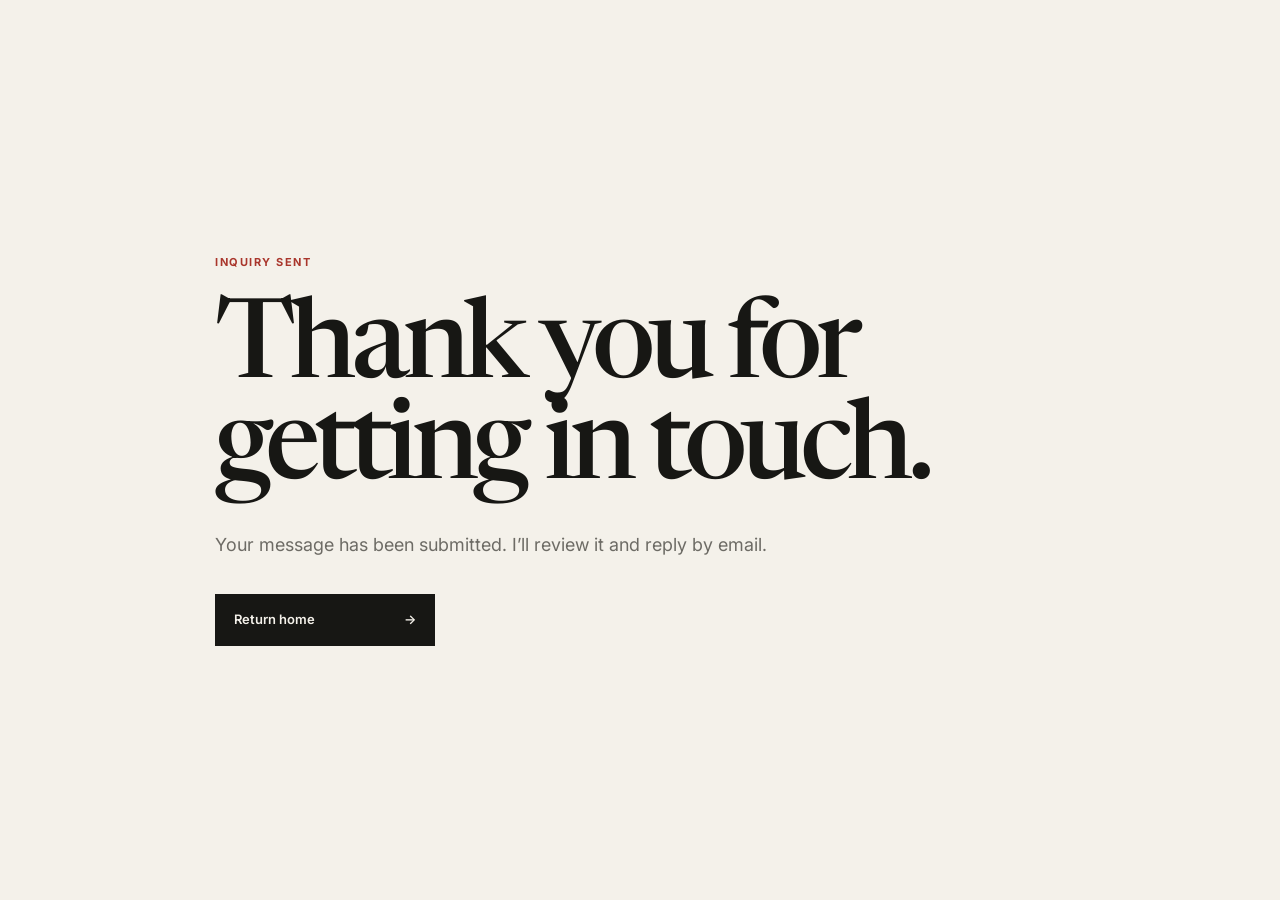
<file: thanks.html>
<!DOCTYPE html>
<html lang="en">
<head>
    <meta charset="UTF-8">
    <meta name="viewport" content="width=device-width, initial-scale=1.0">
    <meta name="robots" content="noindex">
    <meta name="theme-color" content="#f4f1ea">
    <title>Inquiry sent — Patipan Sitthiprawiat, MD</title>
    <link rel="preconnect" href="https://fonts.googleapis.com">
    <link rel="preconnect" href="https://fonts.gstatic.com" crossorigin>
    <link href="https://fonts.googleapis.com/css2?family=Inter:wght@400;500;600&amp;family=Newsreader:opsz,wght@6..72,500&amp;display=swap" rel="stylesheet">
    <link rel="stylesheet" href="assets/css/editorial.css">
</head>
<body>
    <main class="confirmation-page">
        <p class="eyebrow">Inquiry sent</p>
        <h1>Thank you for getting in touch.</h1>
        <p>Your message has been submitted. I’ll review it and reply by email.</p>
        <a class="primary-btn" href="index.html">Return home <span aria-hidden="true">→</span></a>
    </main>
</body>
</html>
</file>
<file: assets/css/editorial.css>
* { box-sizing: border-box; margin: 0; padding: 0; }

:root {
    --ink: #171714;
    --paper: #f4f1ea;
    --paper-deep: #e9e4da;
    --signal: #a9362c;
    --muted: #6d6b65;
    --rule: rgba(23, 23, 20, 0.2);
    --serif: "Newsreader", Georgia, serif;
    --sans: "Inter", -apple-system, BlinkMacSystemFont, "Segoe UI", sans-serif;
}

html { scroll-behavior: smooth; }
body {
    min-width: 320px;
    background: var(--paper);
    color: var(--ink);
    font: 16px/1.5 var(--sans);
    -webkit-font-smoothing: antialiased;
}
a { color: inherit; }
button, input, select, textarea { font: inherit; }
button, a { -webkit-tap-highlight-color: transparent; }

.skip-link {
    position: fixed;
    top: 12px;
    left: 12px;
    z-index: 1000;
    padding: 10px 14px;
    background: var(--ink);
    color: white;
    transform: translateY(-150%);
}
.skip-link:focus { transform: translateY(0); }
.site { width: min(100% - 64px, 1440px); margin: 0 auto; }

.site-header {
    min-height: 86px;
    display: flex;
    align-items: center;
    justify-content: space-between;
    border-bottom: 1px solid var(--ink);
}
.wordmark {
    display: inline-flex;
    align-items: center;
    gap: 14px;
    font-size: 13px;
    font-weight: 600;
    text-decoration: none;
}
.wordmark-mark {
    width: 34px;
    height: 34px;
    display: grid;
    place-items: center;
    border: 1px solid var(--ink);
    border-radius: 50%;
    font: 14px var(--serif);
}
.site-nav { display: flex; gap: 32px; }
.site-nav a, .text-link, .project-links a, .footer-links a {
    position: relative;
    font-size: 12px;
    font-weight: 600;
    text-decoration: none;
}
.site-nav a { letter-spacing: 0.05em; text-transform: uppercase; }
.site-nav a::after, .text-link::after, .project-links a::after, .footer-links a::after {
    content: "";
    position: absolute;
    right: 0;
    bottom: -3px;
    left: 0;
    height: 1px;
    background: currentColor;
    transform: scaleX(0);
    transform-origin: right;
    transition: transform 180ms ease;
}
.site-nav a:hover::after, .text-link:hover::after, .project-links a:hover::after, .footer-links a:hover::after {
    transform: scaleX(1);
    transform-origin: left;
}

.hero {
    min-height: min(780px, calc(100vh - 86px));
    display: grid;
    grid-template-columns: minmax(0, 7fr) minmax(360px, 5fr);
    gap: clamp(40px, 7vw, 110px);
    padding-top: clamp(64px, 9vh, 116px);
}
.hero-copy { align-self: center; padding-bottom: clamp(56px, 9vh, 110px); }
.eyebrow, .section-index {
    margin-bottom: 30px;
    color: var(--signal);
    font-size: 11px;
    font-weight: 700;
    letter-spacing: 0.14em;
    text-transform: uppercase;
}
.hero h1 {
    max-width: 850px;
    font: 500 clamp(58px, 7.2vw, 110px)/0.9 var(--serif);
    letter-spacing: -0.055em;
}
.hero h1 em, .section-heading h2 em { color: var(--signal); font-weight: 500; }
.hero-summary {
    max-width: 650px;
    margin-top: clamp(32px, 5vh, 54px);
    color: var(--muted);
    font-size: clamp(16px, 1.4vw, 20px);
    line-height: 1.65;
}
.hero-actions { display: flex; align-items: center; gap: 28px; margin-top: 36px; }
.primary-btn, .submit-btn {
    display: inline-flex;
    align-items: center;
    justify-content: space-between;
    gap: 36px;
    min-width: 220px;
    padding: 15px 18px;
    border: 1px solid var(--ink);
    background: var(--ink);
    color: var(--paper);
    font-size: 13px;
    font-weight: 600;
    text-decoration: none;
    cursor: pointer;
    transition: background 180ms ease, color 180ms ease;
}
.primary-btn:hover { background: transparent; color: var(--ink); }

.portrait-frame {
    min-height: 580px;
    display: flex;
    flex-direction: column;
    overflow: hidden;
    background: #d4d1ce;
}
.profile-photo {
    width: 100%;
    min-height: 0;
    flex: 1;
    display: block;
    object-fit: cover;
    object-position: center 30%;
    filter: saturate(0.82) contrast(1.02);
}
.portrait-frame figcaption {
    display: flex;
    justify-content: space-between;
    padding: 12px 14px;
    background: var(--ink);
    color: var(--paper);
    font-size: 10px;
    letter-spacing: 0.12em;
    text-transform: uppercase;
}

.evidence {
    display: grid;
    grid-template-columns: repeat(3, 1fr);
    border-top: 1px solid var(--ink);
    border-bottom: 1px solid var(--ink);
}
.evidence-item {
    min-height: 132px;
    display: grid;
    grid-template-columns: auto 1fr;
    gap: 22px;
    align-items: center;
    padding: 24px clamp(18px, 3vw, 42px);
    border-right: 1px solid var(--rule);
}
.evidence-item:last-child { border-right: 0; }
.evidence-item strong { font: 500 clamp(34px, 3.2vw, 52px) var(--serif); letter-spacing: -0.04em; }
.evidence-item span {
    color: var(--muted);
    font-size: 11px;
    line-height: 1.5;
    text-transform: uppercase;
}

.section {
    display: grid;
    grid-template-columns: minmax(280px, 4fr) minmax(0, 8fr);
    gap: clamp(50px, 9vw, 140px);
    padding: clamp(90px, 12vw, 170px) 0;
    border-bottom: 1px solid var(--ink);
}
.section-heading h2 {
    font: 500 clamp(46px, 5vw, 76px)/0.97 var(--serif);
    letter-spacing: -0.045em;
}
.section-heading > p:last-child {
    max-width: 330px;
    margin-top: 28px;
    color: var(--muted);
    font-size: 13px;
    line-height: 1.7;
}

.services-grid { display: grid; grid-template-columns: repeat(3, 1fr); border-top: 1px solid var(--ink); }
.service-card { min-height: 310px; padding: 24px 26px 28px 0; border-right: 1px solid var(--rule); }
.service-card + .service-card { padding-left: 26px; }
.service-card:last-child { border-right: 0; }
.service-number, .project-number {
    margin-bottom: 72px;
    color: var(--signal);
    font-size: 11px;
    font-weight: 700;
}
.service-card h3, .project-card h3 {
    font: 500 clamp(24px, 2.4vw, 35px)/1.1 var(--serif);
    letter-spacing: -0.025em;
}
.service-card p:last-child {
    margin-top: 16px;
    color: var(--muted);
    font-size: 13px;
    line-height: 1.65;
}

.projects-list { border-top: 1px solid var(--ink); }
.project-card {
    display: grid;
    grid-template-columns: 120px minmax(0, 1fr) 150px;
    gap: 28px;
    align-items: start;
    padding: 34px 0;
    border-bottom: 1px solid var(--rule);
}
.project-card:last-child { border-bottom: 0; }
.project-meta .project-number { margin-bottom: 10px; }
.project-status { color: var(--muted); font-size: 10px; line-height: 1.5; text-transform: uppercase; }
.project-card > div:nth-child(2) > p {
    max-width: 590px;
    margin-top: 12px;
    color: var(--muted);
    font-size: 13px;
    line-height: 1.65;
}
.project-tags { display: flex; flex-wrap: wrap; gap: 6px 16px; margin-top: 18px; list-style: none; }
.project-tags li {
    color: var(--muted);
    font-size: 10px;
    font-weight: 600;
    letter-spacing: 0.08em;
    text-transform: uppercase;
}
.project-links { display: flex; flex-direction: column; align-items: flex-end; gap: 14px; padding-top: 5px; }
.project-links a { white-space: nowrap; }

.approach-intro {
    max-width: 700px;
    margin-bottom: 46px;
    font: 500 clamp(25px, 2.7vw, 38px)/1.2 var(--serif);
    letter-spacing: -0.025em;
}
.approach-list { border-top: 1px solid var(--ink); list-style: none; }
.approach-list li {
    display: grid;
    grid-template-columns: 110px 1fr;
    gap: 20px;
    padding: 22px 0;
    border-bottom: 1px solid var(--rule);
    color: var(--muted);
    font-size: 13px;
    line-height: 1.65;
}
.approach-list span { color: var(--ink); font-weight: 600; }

.consulting-section {
    display: grid;
    grid-template-columns: minmax(0, 5fr) minmax(460px, 7fr);
    gap: clamp(50px, 9vw, 140px);
    padding: clamp(80px, 11vw, 150px) clamp(28px, 7vw, 110px);
    background: var(--signal);
    color: #fffaf0;
}
.consulting-copy .eyebrow { color: inherit; opacity: 0.75; }
.consulting-copy h2 {
    max-width: 650px;
    font: 500 clamp(48px, 6vw, 88px)/0.95 var(--serif);
    letter-spacing: -0.05em;
}
.consulting-copy > p:not(.eyebrow) { max-width: 520px; margin-top: 28px; line-height: 1.7; }
.consulting-copy .form-note { font-size: 12px; opacity: 0.75; }
.consultation-form { align-self: start; }
.form-row { display: grid; grid-template-columns: repeat(2, minmax(0, 1fr)); gap: 24px; }
.consultation-form label { display: block; margin-bottom: 24px; }
.consultation-form label > span {
    display: flex;
    justify-content: space-between;
    margin-bottom: 9px;
    font-size: 11px;
    font-weight: 600;
    letter-spacing: 0.07em;
    text-transform: uppercase;
}
.consultation-form small { font-size: inherit; font-weight: 400; opacity: 0.7; }
.consultation-form input, .consultation-form select, .consultation-form textarea {
    width: 100%;
    border: 0;
    border-bottom: 1px solid rgba(255, 250, 240, 0.65);
    border-radius: 0;
    outline: 0;
    background: transparent;
    color: #fffaf0;
}
.consultation-form input, .consultation-form select { height: 46px; }
.consultation-form textarea { padding: 12px 0; resize: vertical; }
.consultation-form select { color-scheme: dark; }
.consultation-form textarea::placeholder { color: rgba(255, 250, 240, 0.55); }
.consultation-form input:focus, .consultation-form select:focus, .consultation-form textarea:focus { border-color: #fffaf0; }
.submit-btn { margin-top: 10px; border-color: #fffaf0; background: #fffaf0; color: var(--signal); }
.submit-btn:hover { background: transparent; color: #fffaf0; }
.honeypot { position: absolute !important; left: -9999px !important; }

.footer {
    min-height: 110px;
    display: flex;
    align-items: center;
    justify-content: space-between;
    color: var(--muted);
    font-size: 10px;
    letter-spacing: 0.08em;
    text-transform: uppercase;
}
.footer-links { display: flex; gap: 24px; }
.footer-links a { font-size: 10px; }
:focus-visible { outline: 2px solid var(--signal); outline-offset: 4px; }
.consulting-section :focus-visible { outline-color: #fffaf0; }

.confirmation-page {
    width: min(100% - 40px, 850px);
    min-height: 100vh;
    display: flex;
    flex-direction: column;
    align-items: flex-start;
    justify-content: center;
    margin: 0 auto;
}
.confirmation-page h1 {
    max-width: 800px;
    font: 500 clamp(58px, 9vw, 110px)/0.92 var(--serif);
    letter-spacing: -0.055em;
}
.confirmation-page > p:not(.eyebrow) { margin-top: 28px; color: var(--muted); font-size: 18px; }
.confirmation-page .primary-btn { margin-top: 36px; }

@media (max-width: 1000px) {
    .hero { min-height: auto; grid-template-columns: 1fr; gap: 0; padding-top: 70px; }
    .hero-copy { padding-bottom: 70px; }
    .portrait-frame { min-height: 680px; }
    .section { grid-template-columns: 1fr; gap: 60px; }
    .consulting-section { grid-template-columns: 1fr; }
}

@media (max-width: 760px) {
    .site { width: min(100% - 36px, 720px); }
    .evidence { grid-template-columns: 1fr; }
    .evidence-item { min-height: 104px; border-right: 0; border-bottom: 1px solid var(--rule); }
    .evidence-item:last-child { border-bottom: 0; }
    .services-grid { grid-template-columns: 1fr; }
    .service-card, .service-card + .service-card {
        min-height: 0;
        padding: 24px 0 32px;
        border-right: 0;
        border-bottom: 1px solid var(--rule);
    }
    .service-card:last-child { border-bottom: 0; }
    .service-number { margin-bottom: 38px; }
    .project-card { grid-template-columns: 78px minmax(0, 1fr); }
    .project-links { grid-column: 2; align-items: flex-start; flex-flow: row wrap; }
    .consulting-section { margin: 0 -18px; padding-right: 32px; padding-left: 32px; }
}

@media (max-width: 560px) {
    .site { width: calc(100% - 28px); }
    .site-header { min-height: 70px; }
    .wordmark > span:last-child { display: none; }
    .site-nav { gap: 18px; }
    .site-nav a { font-size: 10px; }
    .hero { padding-top: 52px; }
    .hero h1 { font-size: clamp(52px, 16.5vw, 76px); }
    .hero-actions { align-items: flex-start; flex-direction: column; }
    .portrait-frame { min-height: 500px; }
    .section { gap: 44px; padding: 88px 0; }
    .project-card { grid-template-columns: 1fr; gap: 16px; }
    .project-meta { display: flex; align-items: center; justify-content: space-between; }
    .project-meta .project-number { margin: 0; }
    .project-links { grid-column: 1; }
    .form-row { grid-template-columns: 1fr; gap: 0; }
    .consulting-section { margin: 0 -14px; padding: 80px 28px; }
    .consulting-copy h2 { font-size: clamp(46px, 14vw, 68px); }
    .footer { align-items: flex-start; flex-direction: column; justify-content: center; gap: 18px; }
    .footer-links { flex-wrap: wrap; gap: 12px 20px; }
}

@media (prefers-reduced-motion: reduce) {
    html { scroll-behavior: auto; }
    *, *::before, *::after { transition-duration: 0.01ms !important; }
}

@media print {
    .site { width: 100%; }
    .site-header, .hero-actions, .consulting-section, .footer { display: none !important; }
    .hero { min-height: auto; padding: 0 0 32px; }
    .section { break-inside: avoid; padding: 48px 0; }
}
</file>
<file: assets/css/cv-editorial.css>
:root {
    --cv-ink: #171714;
    --cv-paper: #f4f1ea;
    --cv-muted: #66645f;
    --cv-rule: #c9c4ba;
    --cv-signal: #a33129;
    --cv-serif: "Newsreader", Georgia, serif;
    --cv-sans: "Inter", -apple-system, BlinkMacSystemFont, "Segoe UI", sans-serif;
}

body {
    padding: 0;
    background: var(--cv-paper);
    color: var(--cv-ink);
    font-family: var(--cv-sans);
}

.back-nav {
    position: sticky;
    top: 0;
    z-index: 100;
    width: min(100% - 40px, 1000px);
    min-height: 64px;
    margin: 0 auto;
    padding: 0;
    display: flex;
    align-items: center;
    justify-content: space-between;
    border-bottom: 1px solid var(--cv-ink);
    background: rgba(244, 241, 234, 0.94);
    backdrop-filter: blur(12px);
}

.back-nav a,
.print-button {
    color: var(--cv-ink);
    font-size: 11px;
    font-weight: 600;
    letter-spacing: 0.08em;
    text-decoration: none;
    text-transform: uppercase;
}

.back-nav a:hover {
    color: var(--cv-signal);
    text-decoration: none;
}

.back-nav a svg {
    width: 16px;
    height: 16px;
}

.print-button {
    padding: 8px 0;
    border: 0;
    border-bottom: 1px solid transparent;
    background: transparent;
    cursor: pointer;
}

.print-button:hover {
    border-bottom-color: currentColor;
}

.container {
    max-width: 1000px;
    margin: 36px auto 80px;
    background: #fffef9;
    box-shadow: 0 18px 60px rgba(23, 23, 20, 0.08);
}

.header {
    padding: 58px 64px 52px;
    border-bottom: 6px solid var(--cv-signal);
    background: var(--cv-ink);
    color: #fffef9;
    text-align: left;
}

.header-kicker {
    margin-bottom: 34px;
    color: #c8c3ba;
    font-size: 10px;
    font-weight: 600;
    letter-spacing: 0.16em;
    text-transform: uppercase;
}

.header h1 {
    max-width: 760px;
    margin-bottom: 18px;
    font-family: var(--cv-serif);
    font-size: 48px;
    font-weight: 500;
    letter-spacing: -0.035em;
    line-height: 0.95;
}

.header .subtitle {
    margin-bottom: 8px;
    color: #fffef9;
    font-size: 15px;
    font-weight: 500;
}

.header .institution {
    max-width: 620px;
    color: #c8c3ba;
    font-size: 12px;
    font-weight: 400;
}

.content {
    padding: 52px 64px;
}

.section {
    display: grid;
    grid-template-columns: 180px minmax(0, 1fr);
    column-gap: 42px;
    margin-bottom: 38px;
}

.section-title {
    margin: 0;
    padding: 3px 0 0;
    border: 0;
    color: var(--cv-signal);
    font-size: 10px;
    font-weight: 700;
    letter-spacing: 0.12em;
    line-height: 1.4;
}

.section > :not(.section-title) {
    grid-column: 2;
}

.section > .section-title + * {
    grid-row: 1;
}

.section p,
.education-details,
.authors,
.project-role,
.skill-list li,
.cert-list li,
.honors-list li,
.research-item,
.language-item,
.contact-item {
    color: #3e3d39;
}

.contact-grid {
    grid-template-columns: repeat(2, minmax(0, 1fr));
    gap: 10px 28px;
    margin: 0;
}

.contact-item {
    gap: 0;
    font-size: 12px;
}

.contact-icon {
    display: none;
}

.education-item,
.publication-item,
.cert-item {
    margin-bottom: 18px;
}

.education-title,
.project-title,
.skill-category-title,
.cert-category-title {
    color: var(--cv-ink);
}

.publication-item,
.research-item {
    padding: 0 0 18px;
    border-bottom: 1px solid #ddd8ce;
    font-size: 12px;
}

.publication-item::before,
.research-item::before,
.skill-list li::before,
.cert-list li::before,
.honors-list li::before {
    display: none;
}

.publication-title {
    margin: 4px 0;
    color: var(--cv-ink);
    font-family: var(--cv-serif);
    font-size: 16px;
    font-style: normal;
    line-height: 1.25;
}

.journal {
    color: var(--cv-muted);
}

.research-item {
    margin-bottom: 18px;
}

.skills-grid,
.cert-grid {
    gap: 24px;
}

.skill-list li,
.cert-list li,
.honors-list li {
    padding: 3px 0;
}

a {
    color: var(--cv-signal);
}

.footer {
    padding: 24px 64px;
    border-top: 1px solid var(--cv-rule);
    background: #fffef9;
    color: var(--cv-muted);
    font-size: 9px;
    letter-spacing: 0.1em;
    text-align: left;
    text-transform: uppercase;
}

@media screen and (max-width: 768px) {
    .back-nav {
        width: calc(100% - 32px);
        padding: 0;
    }

    .container {
        margin: 0;
        box-shadow: none;
    }

    .header {
        padding: 42px 22px 36px;
    }

    .header-kicker {
        margin-bottom: 26px;
    }

    .header h1 {
        font-size: 36px;
    }

    .content {
        padding: 38px 22px;
    }

    .section {
        display: block;
        margin-bottom: 36px;
    }

    .section-title {
        margin-bottom: 16px;
        padding-bottom: 8px;
        border-bottom: 1px solid var(--cv-rule);
    }

    .contact-grid,
    .skills-grid,
    .cert-grid {
        grid-template-columns: 1fr;
    }

    .footer {
        padding: 20px 22px;
    }
}

@media print {
    @page {
        margin: 1.25cm;
    }

    body,
    .container,
    .footer {
        background: white;
    }

    .back-nav {
        display: none !important;
    }

    .container {
        margin: 0;
        box-shadow: none;
    }

    .header {
        padding: 32px 38px 28px;
        border-bottom-width: 3px;
        print-color-adjust: exact;
        -webkit-print-color-adjust: exact;
    }

    .header-kicker {
        margin-bottom: 18px;
    }

    .header h1 {
        font-size: 34px;
    }

    .content {
        padding: 32px 38px;
    }

    .section {
        grid-template-columns: 145px minmax(0, 1fr);
        column-gap: 28px;
        margin-bottom: 24px;
        break-inside: auto;
    }

    .education-item,
    .publication-item,
    .research-item,
    .cert-category,
    .skill-category {
        break-inside: avoid;
    }

    .publication-item,
    .research-item {
        margin-bottom: 12px;
        padding-bottom: 12px;
    }

    a {
        color: var(--cv-ink);
    }

    .footer {
        padding: 18px 38px;
    }
}
</file>
